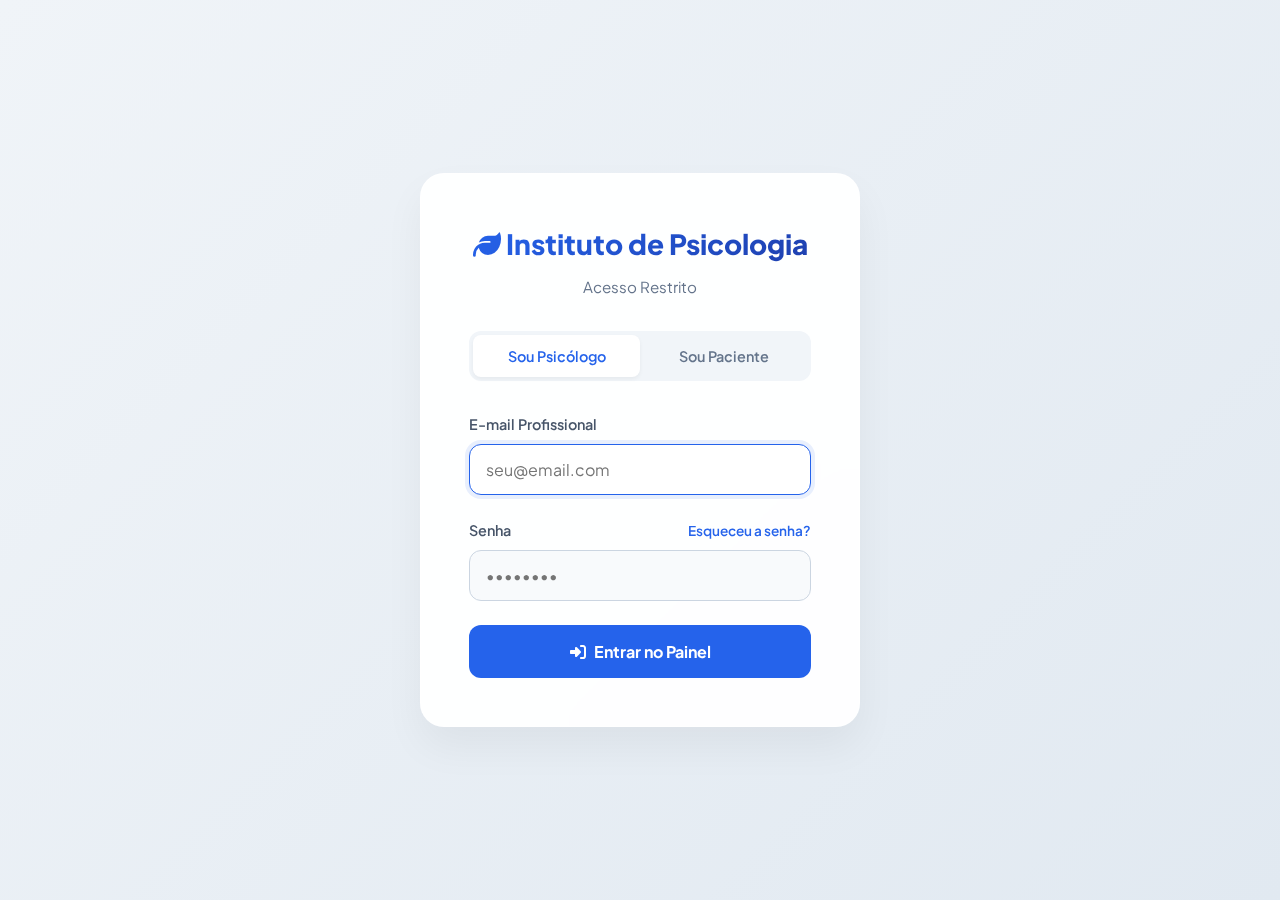
<file: static/login.html>
<!DOCTYPE html>
<html lang="pt-BR">

<head>
    <meta charset="UTF-8">
    <meta name="viewport" content="width=device-width, initial-scale=1.0">
    <title>Login - Instituto de Psicologia</title>
    <link rel="preconnect" href="https://fonts.googleapis.com">
    <link rel="preconnect" href="https://fonts.gstatic.com" crossorigin>
    <link href="https://fonts.googleapis.com/css2?family=Plus+Jakarta+Sans:wght@300;400;500;600;700;800&display=swap"
        rel="stylesheet">
    <link rel="stylesheet" href="https://cdnjs.cloudflare.com/ajax/libs/font-awesome/6.4.0/css/all.min.css">
    <link rel="stylesheet" href="/static/css/styles.css?v=5">
    <link rel="stylesheet" href="/static/css/login.css?v=1">
</head>

<body>

    <div class="login-wrapper">
        <div class="login-logo"><i class="fa-solid fa-leaf"></i> Instituto de Psicologia</div>
        <div class="login-subtitle" id="subtitle">Acesso Restrito</div>

        <div class="tab-group">
            <button type="button" class="tab-btn active" onclick="switchTab('pro')">Sou Psicólogo</button>
            <button type="button" class="tab-btn" onclick="switchTab('patient')">Sou Paciente</button>
        </div>

        <!-- Formulário do Profissional -->
        <form id="form-pro" class="form-view active" onsubmit="handleProLogin(event)">
            <div class="form-group">
                <label class="form-label">E-mail Profissional</label>
                <input type="email" name="email" class="form-input" required placeholder="seu@email.com" autofocus>
            </div>
            <div class="form-group">
                <div style="display: flex; justify-content: space-between; align-items: center; margin-bottom: 0.5rem;">
                    <label class="form-label" style="margin-bottom: 0;">Senha</label>
                    <a href="#" onclick="openForgotPasswordModal()"
                        style="font-size: 0.85rem; color: #2563eb; text-decoration: none; font-weight: 600;">Esqueceu a
                        senha?</a>
                </div>
                <input type="password" name="password" class="form-input" required placeholder="••••••••">
            </div>
            <button type="submit" class="btn"><i class="fa-solid fa-right-to-bracket"></i> Entrar no Painel</button>
            <p class="error-msg" id="error-pro"></p>
        </form>

        <!-- Formulário do Paciente -->
        <form id="form-patient" class="form-view" onsubmit="handlePatientContact(event)">
            <div class="form-group">
                <label class="form-label">CPF (Apenas números ou formatado)</label>
                <input type="text" name="cpf" class="form-input" required placeholder="000.000.000-00">
            </div>
            <div class="form-group">
                <div style="display: flex; justify-content: space-between; align-items: center; margin-bottom: 0.5rem;">
                    <label class="form-label" style="margin-bottom: 0;">Senha de Acesso</label>
                    <a href="#" onclick="openForgotPasswordModal()"
                        style="font-size: 0.85rem; color: #2563eb; text-decoration: none; font-weight: 600;">Esqueceu a
                        senha?</a>
                </div>
                <input type="password" name="password" class="form-input" required placeholder="••••••••">
            </div>
            <div class="form-group">
                <label class="form-label">Como foi seu dia? O que aconteceu de importante?</label>
                <textarea name="message" class="form-input" required
                    placeholder="Escreva aqui anotações importantes para conversar com seu psicólogo..."></textarea>
            </div>
            <button type="submit" class="btn"><i class="fa-solid fa-paper-plane"></i> Enviar</button>
            <p class="error-msg" id="error-patient"></p>
            <p class="success-msg" id="success-patient"></p>
        </form>
        <!-- Modal de Recuperação de Senha -->
        <div id="forgot-password-modal"
            style="display: none; position: fixed; inset: 0; background: rgba(0,0,0,0.4); backdrop-filter: blur(4px); z-index: 50; align-items: center; justify-content: center;">
            <div
                style="background: white; padding: 2rem; border-radius: 16px; width: 90%; max-width: 400px; box-shadow: 0 20px 25px -5px rgba(0,0,0,0.1); animation: fadeIn 0.3s ease;">
                <h3 style="margin-top: 0; margin-bottom: 0.5rem; color: #1e293b; font-weight: 700;">Recuperar Senha</h3>
                <p style="color: #64748b; font-size: 0.9rem; margin-bottom: 1.5rem; line-height: 1.5;">Digite seu e-mail
                    de cadastro, mesmo se você for paciente e usa o CPF para o login. Se encontrarmos sua conta
                    vinculada, enviaremos uma senha provisória.</p>
                <form id="form-forgot" onsubmit="handleForgotPassword(event)">
                    <div class="form-group">
                        <label class="form-label">E-mail</label>
                        <input type="email" name="email" class="form-input" required placeholder="seu@email.com">
                    </div>
                    <div style="display: flex; gap: 1rem; margin-top: 2rem;">
                        <button type="button" onclick="closeForgotPasswordModal()"
                            style="flex: 1; padding: 0.875rem; background: #f1f5f9; color: #475569; border: none; border-radius: 12px; font-weight: 600; cursor: pointer; transition: background 0.2s;"
                            onmouseover="this.style.background='#e2e8f0'"
                            onmouseout="this.style.background='#f1f5f9'">Cancelar</button>
                        <button type="submit"
                            style="flex: 1; padding: 0.875rem; background: #2563eb; color: white; border: none; border-radius: 12px; font-weight: 600; cursor: pointer; transition: background 0.2s;"
                            onmouseover="this.style.background='#1d4ed8'"
                            onmouseout="this.style.background='#2563eb'">Enviar</button>
                    </div>
                </form>
            </div>
        </div>

    </div>

    <script>
        if (localStorage.getItem('user')) {
            window.location.href = '/';
        }

        function switchTab(tab) {
            document.querySelectorAll('.tab-btn').forEach(b => b.classList.remove('active'));
            document.querySelectorAll('.form-view').forEach(f => f.classList.remove('active'));

            if (tab === 'pro') {
                document.querySelector('.tab-btn:nth-child(1)').classList.add('active');
                document.getElementById('form-pro').classList.add('active');
                document.getElementById('subtitle').innerText = 'Acesso Restrito';
            } else {
                document.querySelector('.tab-btn:nth-child(2)').classList.add('active');
                document.getElementById('form-patient').classList.add('active');
                document.getElementById('subtitle').innerText = 'Fale com seu Psicólogo';
            }
        }

        async function handleProLogin(event) {
            event.preventDefault();
            const form = event.target;
            const data = Object.fromEntries(new FormData(form).entries());
            const errorEl = document.getElementById('error-pro');
            const btn = form.querySelector('button');

            try {
                btn.innerHTML = '<i class="fa-solid fa-spinner fa-spin"></i> Entrando...';
                btn.disabled = true;
                errorEl.style.display = 'none';

                const response = await fetch('/api/login', {
                    method: 'POST',
                    headers: { 'Content-Type': 'application/json' },
                    body: JSON.stringify(data)
                });

                if (response.ok) {
                    const user = await response.json();
                    localStorage.setItem('user', JSON.stringify(user));
                    window.location.href = '/';
                } else {
                    const err = await response.json();
                    errorEl.innerText = err.detail || 'Falha no login';
                    errorEl.style.display = 'block';
                    btn.innerHTML = '<i class="fa-solid fa-right-to-bracket"></i> Entrar no Painel';
                    btn.disabled = false;
                }
            } catch (e) {
                errorEl.innerText = 'Erro de conexão';
                errorEl.style.display = 'block';
                btn.innerHTML = '<i class="fa-solid fa-right-to-bracket"></i> Entrar no Painel';
                btn.disabled = false;
            }
        }

        async function handlePatientContact(event) {
            event.preventDefault();
            const form = event.target;
            const data = Object.fromEntries(new FormData(form).entries());
            const errorEl = document.getElementById('error-patient');
            const successEl = document.getElementById('success-patient');
            const btn = form.querySelector('button');

            try {
                btn.innerHTML = '<i class="fa-solid fa-spinner fa-spin"></i> Enviando...';
                btn.disabled = true;
                errorEl.style.display = 'none';
                successEl.style.display = 'none';

                const response = await fetch('/api/patient-contact', {
                    method: 'POST',
                    headers: { 'Content-Type': 'application/json' },
                    body: JSON.stringify(data)
                });

                if (response.ok) {
                    successEl.innerText = 'Mensagem enviada com sucesso! Seu psicólogo foi notificado e vai acessar essas informações na sua ficha.';
                    successEl.style.display = 'block';
                    form.reset();
                    btn.innerHTML = '<i class="fa-solid fa-paper-plane"></i> Enviar';
                    btn.disabled = false;
                } else {
                    const err = await response.json();
                    errorEl.innerText = err.detail || 'Falha ao enviar mensagem';
                    errorEl.style.display = 'block';
                    btn.innerHTML = '<i class="fa-solid fa-paper-plane"></i> Enviar';
                    btn.disabled = false;
                }
            } catch (e) {
                errorEl.innerText = 'Erro de conexão';
                errorEl.style.display = 'block';
                btn.innerHTML = '<i class="fa-solid fa-paper-plane"></i> Enviar';
                btn.disabled = false;
            }
        }

        function openForgotPasswordModal() {
            document.getElementById('forgot-password-modal').style.display = 'flex';
        }

        function closeForgotPasswordModal() {
            document.getElementById('forgot-password-modal').style.display = 'none';
            document.getElementById('form-forgot').reset();
        }

        async function handleForgotPassword(event) {
            event.preventDefault();
            const form = event.target;
            const data = Object.fromEntries(new FormData(form).entries());
            const btn = form.querySelector('button[type="submit"]');
            const originalText = btn.innerHTML;

            try {
                btn.innerHTML = '<i class="fa-solid fa-spinner fa-spin"></i> Aguarde...';
                btn.disabled = true;

                const response = await fetch('/api/forgot-password', {
                    method: 'POST',
                    headers: { 'Content-Type': 'application/json' },
                    body: JSON.stringify(data)
                });

                if (response.ok) {
                    const resData = await response.json();
                    alert(resData.message);
                    closeForgotPasswordModal();
                } else {
                    const err = await response.json();
                    alert(err.detail || 'Falha ao processar solicitação.');
                }
            } catch (e) {
                alert('Erro de conexão. Tente novamente mais tarde.');
            } finally {
                btn.innerHTML = originalText;
                btn.disabled = false;
            }
        }
    </script>
</body>

</html>
</file>
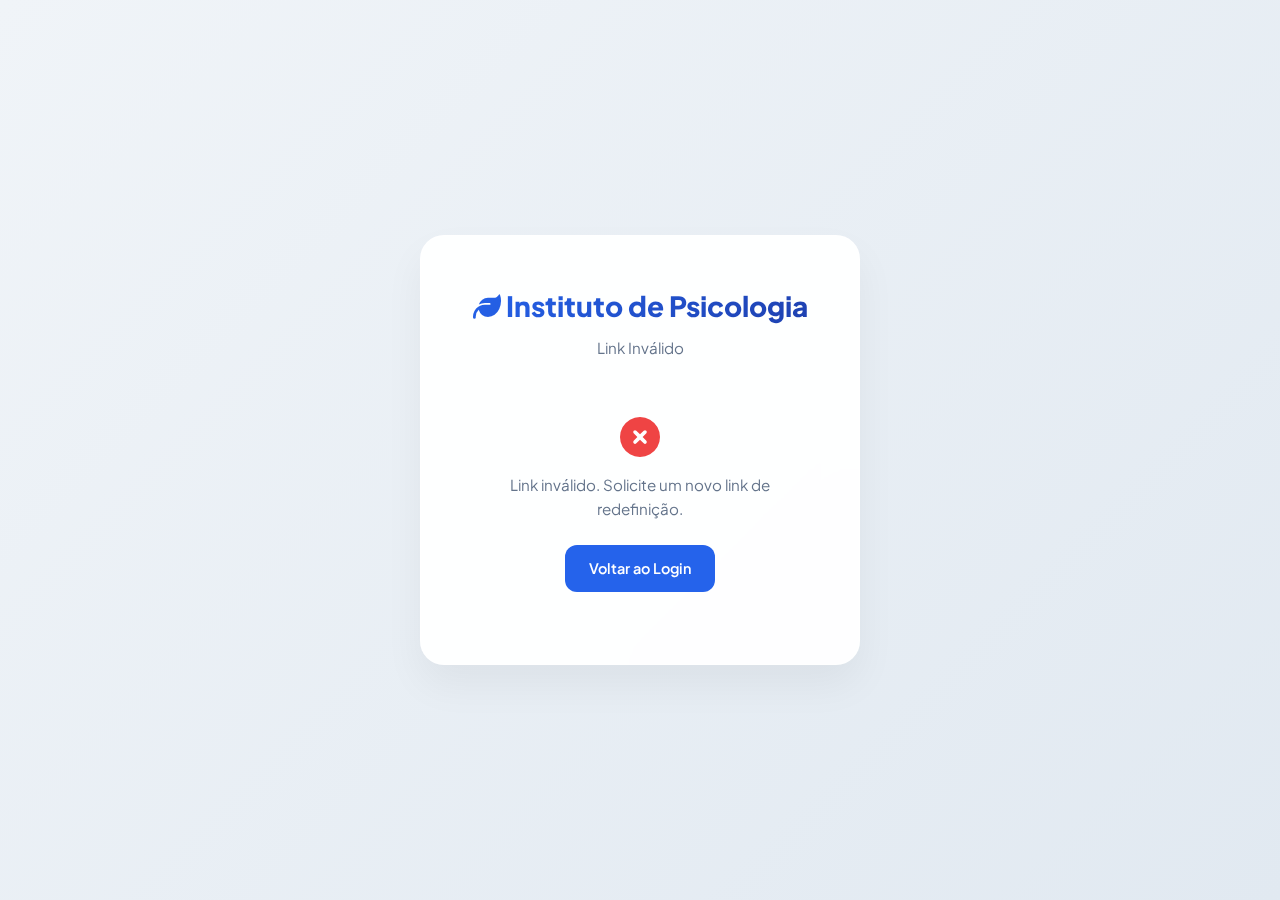
<file: static/reset-password.html>
<!DOCTYPE html>
<html lang="pt-BR">

<head>
    <meta charset="UTF-8">
    <meta name="viewport" content="width=device-width, initial-scale=1.0">
    <title>Redefinir Senha - Instituto de Psicologia</title>
    <link rel="preconnect" href="https://fonts.googleapis.com">
    <link rel="preconnect" href="https://fonts.gstatic.com" crossorigin>
    <link href="https://fonts.googleapis.com/css2?family=Plus+Jakarta+Sans:wght@300;400;500;600;700;800&display=swap"
        rel="stylesheet">
    <link rel="stylesheet" href="https://cdnjs.cloudflare.com/ajax/libs/font-awesome/6.4.0/css/all.min.css">
    <link rel="stylesheet" href="/static/css/styles.css?v=5">
    <link rel="stylesheet" href="/static/css/login.css?v=1">
</head>

<body>

    <div class="login-wrapper">
        <div class="login-logo"><i class="fa-solid fa-leaf"></i> Instituto de Psicologia</div>
        <div class="login-subtitle" id="subtitle">Redefinir Senha</div>

        <!-- Estado: token inválido/expirado -->
        <div id="state-invalid" style="display:none; text-align:center; padding: 1.5rem 0;">
            <i class="fa-solid fa-circle-xmark" style="font-size:2.5rem;color:#ef4444;margin-bottom:1rem;display:block;"></i>
            <p id="invalid-message" style="color:#64748b;font-size:0.95rem;line-height:1.6;margin-bottom:1.5rem;">
                Este link é inválido ou já expirou.
            </p>
            <a href="/login"
                style="display:inline-block;padding:0.75rem 1.5rem;background:#2563eb;color:white;text-decoration:none;border-radius:12px;font-weight:600;font-size:0.9rem;">
                Voltar ao Login
            </a>
        </div>

        <!-- Estado: formulário de nova senha -->
        <form id="form-reset" class="form-view active" onsubmit="handleReset(event)">
            <div class="form-group">
                <label class="form-label">Nova Senha</label>
                <div style="position:relative;">
                    <input type="password" id="new-password" name="new_password" class="form-input" required
                        placeholder="Mínimo 8 caracteres" minlength="8" autocomplete="new-password">
                    <button type="button" onclick="toggleVisibility('new-password', 'eye-1')"
                        style="position:absolute;right:14px;top:50%;transform:translateY(-50%);background:none;border:none;cursor:pointer;color:#94a3b8;padding:0;">
                        <i id="eye-1" class="fa-solid fa-eye"></i>
                    </button>
                </div>
            </div>
            <div class="form-group">
                <label class="form-label">Confirmar Nova Senha</label>
                <div style="position:relative;">
                    <input type="password" id="confirm-password" name="confirm_password" class="form-input" required
                        placeholder="Repita a senha" minlength="8" autocomplete="new-password">
                    <button type="button" onclick="toggleVisibility('confirm-password', 'eye-2')"
                        style="position:absolute;right:14px;top:50%;transform:translateY(-50%);background:none;border:none;cursor:pointer;color:#94a3b8;padding:0;">
                        <i id="eye-2" class="fa-solid fa-eye"></i>
                    </button>
                </div>
            </div>
            <button type="submit" class="btn" id="submit-btn">
                <i class="fa-solid fa-lock"></i> Redefinir Senha
            </button>
            <p class="error-msg" id="error-reset"></p>
        </form>

        <!-- Estado: sucesso -->
        <div id="state-success" style="display:none; text-align:center; padding: 1.5rem 0;">
            <i class="fa-solid fa-circle-check" style="font-size:2.5rem;color:#10b981;margin-bottom:1rem;display:block;"></i>
            <p style="color:#1e293b;font-weight:700;font-size:1.1rem;margin-bottom:0.5rem;">Senha redefinida!</p>
            <p style="color:#64748b;font-size:0.9rem;margin-bottom:1.5rem;">Você já pode entrar com sua nova senha.</p>
            <a href="/login"
                style="display:inline-block;padding:0.75rem 1.5rem;background:#2563eb;color:white;text-decoration:none;border-radius:12px;font-weight:600;font-size:0.9rem;">
                <i class="fa-solid fa-right-to-bracket"></i> Ir para o Login
            </a>
        </div>
    </div>

    <script>
        // Extrai o token da URL (?token=...)
        const params = new URLSearchParams(window.location.search);
        const token = params.get('token');

        if (!token) {
            showInvalid('Link inválido. Solicite um novo link de redefinição.');
        }

        function showInvalid(message) {
            document.getElementById('form-reset').style.display = 'none';
            document.getElementById('invalid-message').textContent = message;
            document.getElementById('state-invalid').style.display = 'block';
            document.getElementById('subtitle').textContent = 'Link Inválido';
        }

        function toggleVisibility(inputId, iconId) {
            const input = document.getElementById(inputId);
            const icon = document.getElementById(iconId);
            if (input.type === 'password') {
                input.type = 'text';
                icon.classList.replace('fa-eye', 'fa-eye-slash');
            } else {
                input.type = 'password';
                icon.classList.replace('fa-eye-slash', 'fa-eye');
            }
        }

        async function handleReset(event) {
            event.preventDefault();
            const newPassword = document.getElementById('new-password').value;
            const confirmPassword = document.getElementById('confirm-password').value;
            const errorEl = document.getElementById('error-reset');
            const btn = document.getElementById('submit-btn');

            errorEl.style.display = 'none';

            if (newPassword !== confirmPassword) {
                errorEl.textContent = 'As senhas não coincidem.';
                errorEl.style.display = 'block';
                return;
            }

            if (newPassword.length < 8) {
                errorEl.textContent = 'A senha deve ter pelo menos 8 caracteres.';
                errorEl.style.display = 'block';
                return;
            }

            try {
                btn.innerHTML = '<i class="fa-solid fa-spinner fa-spin"></i> Aguarde...';
                btn.disabled = true;

                const response = await fetch('/api/reset-password', {
                    method: 'POST',
                    headers: { 'Content-Type': 'application/json' },
                    body: JSON.stringify({ token, new_password: newPassword }),
                });

                if (response.ok) {
                    document.getElementById('form-reset').style.display = 'none';
                    document.getElementById('state-success').style.display = 'block';
                    document.getElementById('subtitle').textContent = 'Senha Redefinida';
                } else {
                    const err = await response.json();
                    const msg = err.detail || 'Falha ao redefinir senha. Tente novamente.';

                    // Token inválido/expirado/já usado → mostra estado de erro permanente
                    if (response.status === 400) {
                        showInvalid(msg);
                    } else {
                        errorEl.textContent = msg;
                        errorEl.style.display = 'block';
                        btn.innerHTML = '<i class="fa-solid fa-lock"></i> Redefinir Senha';
                        btn.disabled = false;
                    }
                }
            } catch (e) {
                errorEl.textContent = 'Erro de conexão. Tente novamente.';
                errorEl.style.display = 'block';
                btn.innerHTML = '<i class="fa-solid fa-lock"></i> Redefinir Senha';
                btn.disabled = false;
            }
        }
    </script>
</body>

</html>
</file>
<file: static/css/styles.css>
/* =========================================
   MODERN PROFESSIONAL DESIGN SYSTEM
   Theme: "Refined Horizon"
   Font: Plus Jakarta Sans
   Colors: Slate & Indigo
   ========================================= */

:root {
    /* --- TYPOGRAPHY --- */
    --font-primary: 'Plus Jakarta Sans', 'Inter', sans-serif;
    --font-mono: 'JetBrains Mono', monospace;

    /* --- THEME INTERPOLATION BASE --- */
    --theme-inv: 0%;
    /* 0% = Light, 100% = Dark */

    /* --- PALETTE: SLATE (Neutral base) --- */
    --slate-50-light: #f8fafc;
    --slate-50-dark: #0f172a;
    --slate-100-light: #f1f5f9;
    --slate-100-dark: #1e293b;
    --slate-200-light: #e2e8f0;
    --slate-200-dark: #334155;
    --slate-300-light: #cbd5e1;
    --slate-300-dark: #475569;
    --slate-400-light: #94a3b8;
    --slate-400-dark: #64748b;
    --slate-500-light: #64748b;
    --slate-500-dark: #94a3b8;
    --slate-600-light: #475569;
    --slate-600-dark: #cbd5e1;
    --slate-700-light: #334155;
    --slate-700-dark: #e2e8f0;
    --slate-800-light: #1e293b;
    --slate-800-dark: #f1f5f9;
    --slate-900-light: #0f172a;
    --slate-900-dark: #f8fafc;

    /* --- PALETTE: INDIGO (Primary Brand) --- */
    --indigo-50-light: #eef2ff;
    --indigo-50-dark: #312e81;
    --indigo-100-light: #e0e7ff;
    --indigo-100-dark: #3730a3;
    --indigo-500-light: #6366f1;
    --indigo-500-dark: #818cf8;
    --indigo-600-light: #4f46e5;
    --indigo-600-dark: #6366f1;
    --indigo-700-light: #4338ca;
    --indigo-700-dark: #4f46e5;


    /* --- MAPPED PALETTE (Dynamic) --- */
    --slate-50: color-mix(in srgb, var(--slate-50-light), var(--slate-50-dark) var(--theme-inv));
    --slate-100: color-mix(in srgb, var(--slate-100-light), var(--slate-100-dark) var(--theme-inv));
    --slate-200: color-mix(in srgb, var(--slate-200-light), var(--slate-200-dark) var(--theme-inv));
    --slate-300: color-mix(in srgb, var(--slate-300-light), var(--slate-300-dark) var(--theme-inv));
    --slate-400: color-mix(in srgb, var(--slate-400-light), var(--slate-400-dark) var(--theme-inv));
    --slate-500: color-mix(in srgb, var(--slate-500-light), var(--slate-500-dark) var(--theme-inv));
    --slate-600: color-mix(in srgb, var(--slate-600-light), var(--slate-600-dark) var(--theme-inv));
    --slate-700: color-mix(in srgb, var(--slate-700-light), var(--slate-700-dark) var(--theme-inv));
    --slate-800: color-mix(in srgb, var(--slate-800-light), var(--slate-800-dark) var(--theme-inv));
    --slate-900: color-mix(in srgb, var(--slate-900-light), var(--slate-900-dark) var(--theme-inv));

    --indigo-50: color-mix(in srgb, var(--indigo-50-light), var(--indigo-50-dark) var(--theme-inv));
    --indigo-100: color-mix(in srgb, var(--indigo-100-light), var(--indigo-100-dark) var(--theme-inv));
    --indigo-500: color-mix(in srgb, var(--indigo-500-light), var(--indigo-500-dark) var(--theme-inv));
    --indigo-600: color-mix(in srgb, var(--indigo-600-light), var(--indigo-600-dark) var(--theme-inv));
    --indigo-700: color-mix(in srgb, var(--indigo-700-light), var(--indigo-700-dark) var(--theme-inv));


    /* --- DYNAMIC VARIABLES (COLOR-MIX) --- */
    /* Theme interpolation variables */
    --theme-inv: 0%;
    /* Controls Background (Linear) */
    --text-inv: var(--theme-inv);
    /* Controls Text (Computed curve for contrast) */

    /* Backgrounds */
    --bg-body: color-mix(in srgb, var(--slate-50-light), var(--slate-50-dark) var(--theme-inv));
    --bg-surface: color-mix(in srgb, #ffffff, #1e293b var(--theme-inv));
    --bg-sidebar: color-mix(in srgb, #ffffff, #1e293b var(--theme-inv));

    /* Text */
    --text-main: color-mix(in srgb, var(--slate-900-light), #f8fafc var(--text-inv));
    --text-secondary: color-mix(in srgb, var(--slate-500-light), #94a3b8 var(--text-inv));
    --text-tertiary: color-mix(in srgb, var(--slate-400-light), #64748b var(--text-inv));

    /* Borders */
    --border-subtle: color-mix(in srgb, var(--slate-200-light), var(--slate-200-dark) var(--theme-inv));
    --border-focus: color-mix(in srgb, var(--indigo-500-light), var(--indigo-500-dark) var(--theme-inv));

    /* Primary Colors */
    --primary: color-mix(in srgb, var(--indigo-600-light), var(--indigo-600-dark) var(--theme-inv));
    --primary-hover: color-mix(in srgb, var(--indigo-700-light), var(--indigo-700-dark) var(--theme-inv));
    --primary-light: color-mix(in srgb, var(--indigo-50-light), rgba(79, 70, 229, 0.15) var(--theme-inv));

    /* --- SEMANTIC COLORS (Keep largely distinct or minimal mix) --- */
    --color-success: #10b981;
    --color-success-bg: color-mix(in srgb, #d1fae5, rgba(16, 185, 129, 0.15) var(--theme-inv));
    --color-warning: #f59e0b;
    --color-warning-bg: color-mix(in srgb, #fef3c7, rgba(245, 158, 11, 0.15) var(--theme-inv));
    --color-danger: #ef4444;
    --color-danger-bg: color-mix(in srgb, #fee2e2, rgba(239, 68, 68, 0.15) var(--theme-inv));

    /* --- SPACING & LAYOUT --- */
    --sidebar-width: 280px;
    --header-height: 80px;
    --radius-sm: 0.5rem;
    --radius-md: 0.75rem;
    --radius-lg: 1rem;
    --radius-xl: 1.5rem;

    /* --- SHADOWS (Soft & Layered, adapted for dark) --- */
    --shadow-color: color-mix(in srgb, rgb(0 0 0 / 0.05), rgb(0 0 0 / 0.3) var(--theme-inv));
    --shadow-color-strong: color-mix(in srgb, rgb(0 0 0 / 0.1), rgb(0 0 0 / 0.5) var(--theme-inv));

    --shadow-sm: 0 1px 2px 0 var(--shadow-color);
    --shadow-md: 0 4px 6px -1px var(--shadow-color-strong), 0 2px 4px -2px var(--shadow-color-strong);
    --shadow-lg: 0 10px 15px -3px var(--shadow-color-strong), 0 4px 6px -4px var(--shadow-color-strong);
    --shadow-card: 0 4px 6px -1px var(--shadow-color), 0 2px 4px -1px var(--shadow-color);
    --shadow-glow: 0 0 15px rgba(99, 102, 241, 0.15);
}

/* =========================================
   RESET & BASE
   ========================================= */
* {
    margin: 0;
    padding: 0;
    box-sizing: border-box;
    -webkit-font-smoothing: antialiased;
    -moz-osx-font-smoothing: grayscale;
}

body {
    font-family: var(--font-primary);
    background-color: var(--bg-body);
    color: var(--text-main);
    line-height: 1.6;
    font-size: 0.95rem;
    overflow-x: hidden;
    transition: background-color 0.3s ease, color 0.3s ease;
}

button {
    font-family: inherit;
    cursor: pointer;
}

/* =========================================
   LAYOUT STRUCTURE
   ========================================= */
.app-container {
    display: flex;
    height: 100vh;
    width: 100%;
    overflow: hidden;
}

/* SIDEBAR */
.sidebar {
    width: var(--sidebar-width);
    background-color: var(--bg-sidebar);
    border-right: 1px solid var(--border-subtle);
    display: flex;
    flex-direction: column;
    padding: 1.5rem;
    transition: all 0.4s cubic-bezier(0.16, 1, 0.3, 1);
    z-index: 50;
}

.sidebar.collapsed {
    width: 90px;
    padding: 1.5rem 0.5rem;
}

.sidebar-header {
    display: flex;
    align-items: center;
    gap: 1rem;
    margin-bottom: 3rem;
    padding: 0 0.5rem;
}

.logo-text {
    font-size: 1.25rem;
    font-weight: 800;
    background: linear-gradient(135deg, var(--indigo-600-light), var(--indigo-500-light));
    /* Gradient text might need mix if we want it to change? For now keep it indigo. */
    background-clip: text;
    -webkit-background-clip: text;
    -webkit-text-fill-color: transparent;
    letter-spacing: -0.03em;
}

.logo-subtext {
    font-size: 0.75rem;
    font-weight: 600;
    text-transform: uppercase;
    letter-spacing: 0.05em;
    color: var(--text-tertiary);
    display: block;
    margin-top: 2px;
}

.sidebar-nav {
    flex: 1;
    display: flex;
    flex-direction: column;
    gap: 0.5rem;
    overflow-y: auto;
}

.nav-item {
    display: flex;
    align-items: center;
    padding: 0.85rem 1rem;
    border-radius: var(--radius-md);
    color: var(--text-secondary);
    font-weight: 500;
    transition: all 0.2s ease;
    text-decoration: none;
    position: relative;
    overflow: hidden;
}

.nav-item:hover {
    background-color: var(--slate-50);
    color: var(--primary);
}

.nav-item.active {
    background-color: var(--primary-light);
    color: var(--primary);
    font-weight: 700;
}

[data-theme="dark"] .nav-item:hover {
    background-color: rgba(255, 255, 255, 0.05);
}

[data-theme="dark"] .nav-item.active {
    background-color: rgba(79, 70, 229, 0.15);
}

.nav-icon {
    width: 24px;
    display: flex;
    justify-content: center;
    margin-right: 1rem;
    font-size: 1.1rem;
    transition: transform 0.2s;
}

.nav-item:hover .nav-icon {
    transform: translateY(-1px);
}

.sidebar.collapsed .logo-text,
.sidebar.collapsed .logo-subtext,
.sidebar.collapsed .nav-item span:not(.nav-icon span),
.sidebar.collapsed .user-info,
.sidebar.collapsed .settings-btn {
    display: none;
}

.sidebar.collapsed .sidebar-header {
    justify-content: center;
    padding: 0;
}

/* Bottom Actions */
.sidebar-footer {
    border-top: 1px solid var(--border-subtle);
    padding-top: 1.5rem;
    margin-top: auto;
    display: flex;
    align-items: center;
    gap: 0.75rem;
}

.user-avatar {
    width: 40px;
    height: 40px;
    border-radius: 12px;
    background: linear-gradient(135deg, var(--slate-700), var(--slate-900));
    color: white;
    display: flex;
    align-items: center;
    justify-content: center;
    font-weight: 700;
    font-size: 0.9rem;
    box-shadow: var(--shadow-sm);
}

.user-info {
    flex: 1;
    min-width: 0;
    text-align: left;
}

.user-name {
    font-size: 0.9rem;
    font-weight: 700;
    color: var(--text-main);
    white-space: nowrap;
    overflow: hidden;
    text-overflow: ellipsis;
}

.user-role {
    font-size: 0.75rem;
    color: var(--text-secondary);
}

/* SIDEBAR TOGGLE (on the border) */
.sidebar-toggle {
    position: absolute;
    left: var(--sidebar-width);
    top: 50%;
    transform: translate(-50%, -50%);
    width: 28px;
    height: 28px;
    border-radius: 50%;
    background: var(--bg-surface);
    border: 1px solid var(--border-subtle);
    display: flex;
    align-items: center;
    justify-content: center;
    cursor: pointer;
    z-index: 60;
    box-shadow: var(--shadow-sm);
    transition: left 0.4s cubic-bezier(0.16, 1, 0.3, 1), background-color 0.2s;
    font-size: 0.7rem;
    color: var(--text-secondary);
}

.sidebar-toggle:hover {
    background: var(--primary-light);
    color: var(--primary);
}

.sidebar.collapsed~.sidebar-toggle {
    left: 90px;
}

.settings-btn,
.logout-btn {
    width: 32px;
    height: 32px;
    display: flex;
    align-items: center;
    justify-content: center;
    border-radius: var(--radius-md);
    color: var(--text-tertiary);
    cursor: pointer;
    transition: all 0.2s;
    flex-shrink: 0;
}

.settings-btn:hover {
    background: var(--primary-light);
    color: var(--primary);
}

.logout-btn:hover {
    background: color-mix(in srgb, var(--color-danger) 10%, transparent);
    color: var(--color-danger);
}

/* MAIN CONTENT */
.main-content {
    flex: 1;
    display: flex;
    flex-direction: column;
    overflow: hidden;
    position: relative;
}

/* Top Bar */
.top-bar {
    height: var(--header-height);
    padding: 0 2.5rem;
    display: flex;
    align-items: center;
    justify-content: space-between;
    background: transparent;
    z-index: 10;
}

.page-title {
    font-size: 1.5rem;
    font-weight: 800;
    color: var(--text-main);
    letter-spacing: -0.02em;
}

.header-actions {
    display: flex;
    align-items: center;
    gap: 1.5rem;
}

.icon-btn {
    width: 40px;
    height: 40px;
    border-radius: 50%;
    display: flex;
    align-items: center;
    justify-content: center;
    color: var(--text-secondary);
    transition: all 0.2s;
    background: transparent;
    border: none;
}

.icon-btn:hover {
    background-color: var(--slate-200);
    color: var(--primary);
}

.theme-toggle {
    background: var(--bg-surface);
    border: 1px solid var(--border-subtle);
    width: 44px;
    height: 44px;
    border-radius: 12px;
    display: flex;
    align-items: center;
    justify-content: center;
    color: var(--text-secondary);
    cursor: pointer;
    transition: all 0.3s cubic-bezier(0.175, 0.885, 0.32, 1.275);
    box-shadow: var(--shadow-sm);
}

.theme-toggle:hover {
    color: var(--primary);
    border-color: var(--primary);
    transform: rotate(15deg);
}

/* Content Area */
.content-area {
    flex: 1;
    overflow-y: auto;
    padding: 0 2.5rem 2.5rem 2.5rem;
}

/* =========================================
   DASHBOARD / GRIDSTACK OVERRIDES
   ========================================= */

/* Make gridstack items have no extra padding/bg — the cards inside handle that */
.grid-stack {
    min-height: 400px;
}

.grid-stack-item-content {
    border-radius: var(--radius-xl);
    overflow: hidden;
    inset: 6px !important;
    /* subtle gap between items */
}

.grid-stack-item-content>.kpi-card,
.grid-stack-item-content>.card.widget-card {
    height: 100%;
    width: 100%;
    margin: 0;
    animation: none;
    /* grid manages position */
    overflow: hidden;
}

/* Resize handle styling — all directions */
.grid-stack-item>.ui-resizable-handle {
    background: none !important;
    opacity: 0;
    transition: opacity 0.2s;
}

.grid-stack-item:hover>.ui-resizable-handle {
    opacity: 1;
}

.grid-stack-item>.ui-resizable-se {
    width: 16px;
    height: 16px;
    bottom: 6px;
    right: 6px;
}

.grid-stack-item>.ui-resizable-se::after {
    content: '';
    position: absolute;
    right: 2px;
    bottom: 2px;
    width: 8px;
    height: 8px;
    border-right: 2px solid var(--text-tertiary);
    border-bottom: 2px solid var(--text-tertiary);
    opacity: 0.5;
}

/* Placeholder when dragging */
.grid-stack-placeholder>.placeholder-content {
    border: 2px dashed var(--primary) !important;
    border-radius: var(--radius-xl) !important;
    background: color-mix(in srgb, var(--primary) 8%, transparent) !important;
}

/* Widget Period Toggle */
.widget-controls {
    position: absolute;
    top: 12px;
    right: 12px;
    z-index: 5;
    display: flex;
    gap: 4px;
    align-items: center;
}

.widget-period-toggle {
    position: relative;
}

.widget-color-btn {
    width: 28px;
    height: 28px;
    border-radius: 8px;
    border: 1px solid var(--border-subtle);
    background: var(--bg-surface);
    color: var(--text-tertiary);
    font-size: 0.75rem;
    display: flex;
    align-items: center;
    justify-content: center;
    cursor: pointer;
    transition: all 0.2s;
    opacity: 0;
}

.kpi-card:hover .widget-color-btn,
.widget-card:hover .widget-color-btn {
    opacity: 1;
}

.widget-color-btn:hover {
    background: var(--primary-light);
    color: var(--primary);
    border-color: var(--primary);
}

.widget-period-btn {
    width: 28px;
    height: 28px;
    border-radius: 8px;
    border: 1px solid var(--border-subtle);
    background: var(--bg-surface);
    color: var(--text-tertiary);
    font-size: 0.75rem;
    display: flex;
    align-items: center;
    justify-content: center;
    cursor: pointer;
    transition: all 0.2s;
    opacity: 0;
}

.kpi-card:hover .widget-period-btn,
.widget-card:hover .widget-period-btn,
.widget-period-btn.active {
    opacity: 1;
}

.widget-period-btn:hover {
    background: var(--primary-light);
    color: var(--primary);
    border-color: var(--primary);
}

.widget-period-menu {
    display: none;
    position: absolute;
    top: 100%;
    right: 0;
    margin-top: 4px;
    background: var(--bg-surface);
    border: 1px solid var(--border-subtle);
    border-radius: var(--radius-md);
    box-shadow: var(--shadow-lg);
    overflow: hidden;
    min-width: 100px;
    z-index: 100;
}

.widget-period-menu.open {
    display: block;
}

.period-option {
    padding: 0.5rem 0.75rem;
    font-size: 0.8rem;
    font-weight: 500;
    color: var(--text-secondary);
    cursor: pointer;
    transition: all 0.15s;
    white-space: nowrap;
}

.period-option:hover {
    background: var(--primary-light);
    color: var(--primary);
}

.period-option.active {
    background: var(--primary);
    color: white;
    font-weight: 600;
}


.kpi-card {
    background-color: var(--bg-surface);
    border-radius: var(--radius-xl);
    padding: 1.75rem;
    border: 1px solid var(--border-subtle);
    box-shadow: var(--shadow-card);
    transition: all 0.3s ease;
    position: relative;
    overflow: hidden;
    display: flex;
    flex-direction: column;
    justify-content: space-between;
    min-height: 180px;
}

.kpi-card:hover {
    box-shadow: var(--shadow-lg);
    border-color: var(--primary-light);
}

.kpi-icon-wrapper {
    width: 48px;
    height: 48px;
    border-radius: 14px;
    display: flex;
    align-items: center;
    justify-content: center;
    font-size: 1.25rem;
    margin-bottom: 1rem;
    background-color: var(--slate-100);
    color: var(--text-main);
    transition: all 0.3s ease;
}

.kpi-card:hover .kpi-icon-wrapper {
    transform: scale(1.1) rotate(5deg);
}

/* KPI Card Variants - subtle colored icons/backgrounds */
.card-mint .kpi-icon-wrapper {
    background-color: var(--color-success-bg);
    color: var(--color-success);
}

.card-yellow .kpi-icon-wrapper {
    background-color: var(--color-warning-bg);
    color: var(--color-warning);
}

.card-dark .kpi-icon-wrapper {
    background-color: var(--slate-800);
    color: var(--slate-50);
}

.card-purple .kpi-icon-wrapper {
    background-color: var(--indigo-50);
    color: var(--indigo-600);
}

.kpi-content h3 {
    font-size: 0.85rem;
    font-weight: 600;
    color: var(--text-secondary);
    text-transform: uppercase;
    letter-spacing: 0.02em;
    margin-bottom: 0.5rem;
}

.kpi-value {
    font-size: 2.5rem;
    font-weight: 800;
    color: var(--text-main);
    letter-spacing: -0.04em;
    line-height: 1.1;
}

/* Sparklines */
.sparkline-container {
    position: absolute;
    bottom: 0;
    left: 0;
    width: 100%;
    height: 60px;
    opacity: 0.2;
    pointer-events: none;
    z-index: 0;
}

/* =========================================
   CARDS & SECTIONS
   ========================================= */
.section-grid {
    display: grid;
    grid-template-columns: 2fr 1.2fr;
    gap: 1.5rem;
}

.card {
    background: var(--bg-surface);
    border-radius: var(--radius-xl);
    border: 1px solid var(--border-subtle);
    box-shadow: var(--shadow-card);
    padding: 2rem;
    transition: all 0.3s ease;
    animation: slideUp 0.7s cubic-bezier(0.16, 1, 0.3, 1) forwards;
}

.card-header {
    display: flex;
    justify-content: space-between;
    align-items: baseline;
    margin-bottom: 1.5rem;
    padding-bottom: 1rem;
    border-bottom: 1px solid var(--border-subtle);
}

.card-title {
    font-size: 1.1rem;
    font-weight: 700;
    color: var(--text-main);
}

/* =========================================
   TIMELINE (Agenda)
   ========================================= */
.timeline-agenda {
    position: relative;
    padding-left: 1.5rem;
    border-left: 2px solid var(--slate-100);
}

[data-theme="dark"] .timeline-agenda {
    border-left-color: var(--slate-800);
}

.timeline-item {
    position: relative;
    margin-bottom: 1.5rem;
    padding-left: 1.5rem;
}

.timeline-item::before {
    content: '';
    position: absolute;
    left: -1.5rem;
    top: 0.25rem;
    width: 12px;
    height: 12px;
    border-radius: 50%;
    background: var(--bg-surface);
    border: 2px solid var(--slate-300);
    transform: translateX(-50%);
    z-index: 1;
    transition: all 0.3s;
}

.timeline-item:hover::before {
    border-color: var(--primary);
    background: var(--primary);
    box-shadow: 0 0 0 4px var(--primary-light);
}

.timeline-time {
    font-size: 0.85rem;
    font-weight: 700;
    color: var(--primary);
    margin-bottom: 0.2rem;
}

.timeline-content {
    background: var(--slate-50);
    padding: 1rem;
    border-radius: var(--radius-md);
    transition: transform 0.2s;
}

[data-theme="dark"] .timeline-content {
    background: var(--slate-800);
}

/* Scrollable Widget Content */
.widget-card {
    display: flex;
    flex-direction: column;
    height: 100%;
    /* Ensure card takes full height of grid item */
}

.timeline-agenda,
.upcoming-list {
    flex: 1;
    overflow-y: auto;
    min-height: 0;
    /* Required for nested flex scrolling */
    padding-right: 8px;
    /* Space for scrollbar */
}

/* Custom Scrollbar for Widgets */
.timeline-agenda::-webkit-scrollbar,
.upcoming-list::-webkit-scrollbar {
    width: 6px;
}

.timeline-agenda::-webkit-scrollbar-track,
.upcoming-list::-webkit-scrollbar-track {
    background: transparent;
}

.timeline-agenda::-webkit-scrollbar-thumb,
.upcoming-list::-webkit-scrollbar-thumb {
    background-color: var(--border-subtle);
    border-radius: 4px;
}

.widget-card:hover .timeline-agenda::-webkit-scrollbar-thumb,
.widget-card:hover .upcoming-list::-webkit-scrollbar-thumb {
    background-color: var(--text-tertiary);
}



.timeline-content:hover {
    transform: translateX(4px);
}

.timeline-patient {
    font-weight: 700;
    color: var(--text-main);
}

.timeline-professional {
    font-size: 0.8rem;
    color: var(--text-secondary);
}

/* =========================================
   TABLES
   ========================================= */
.table-container {
    overflow-x: auto;
}

.data-table {
    width: 100%;
    border-collapse: separate;
    border-spacing: 0 0.5rem;
}

.data-table th {
    text-align: left;
    padding: 1rem;
    color: var(--text-secondary);
    font-size: 0.8rem;
    font-weight: 600;
    text-transform: uppercase;
    letter-spacing: 0.05em;
    border-bottom: 2px solid var(--border-subtle);
}

.data-table td {
    background: var(--bg-surface);
    padding: 1.25rem 1rem;
    color: var(--text-main);
    font-size: 0.95rem;
    border-top: 1px solid var(--border-subtle);
    border-bottom: 1px solid var(--border-subtle);
}

.data-table td:first-child {
    border-top-left-radius: var(--radius-md);
    border-bottom-left-radius: var(--radius-md);
    border-left: 1px solid var(--border-subtle);
}

.data-table td:last-child {
    border-top-right-radius: var(--radius-md);
    border-bottom-right-radius: var(--radius-md);
    border-right: 1px solid var(--border-subtle);
    text-align: right;
}

.data-table tr:hover td {
    background-color: var(--slate-50);
    transform: scale(1.005);
    transition: transform 0.2s, background-color 0.2s;
    border-color: var(--primary-light);
}

[data-theme="dark"] .data-table tr:hover td {
    background-color: var(--slate-800);
}

/* =========================================
   FORMS & INPUTS
   ========================================= */
.form-grid {
    display: grid;
    grid-template-columns: 1fr 1fr;
    gap: 1.25rem;
}

.form-group.full-width {
    grid-column: span 2;
}

.form-label {
    display: block;
    font-size: 0.85rem;
    font-weight: 600;
    color: var(--text-secondary);
    margin-bottom: 0.5rem;
}

.form-input,
.form-select,
.form-textarea {
    width: 100%;
    padding: 0.75rem 1rem;
    border: 1px solid var(--border-subtle);
    border-radius: var(--radius-md);
    font-family: inherit;
    font-size: 0.95rem;
    background: var(--bg-surface);
    color: var(--text-main);
    transition: all 0.2s;
}

.form-input:focus,
.form-select:focus,
.form-textarea:focus {
    outline: none;
    border-color: var(--primary);
    box-shadow: 0 0 0 3px var(--primary-light);
}

.btn {
    display: inline-flex;
    align-items: center;
    justify-content: center;
    gap: 0.5rem;
    padding: 0.75rem 1.5rem;
    border-radius: var(--radius-md);
    font-weight: 600;
    font-size: 0.95rem;
    transition: all 0.2s;
    border: none;
}

.btn-primary {
    background-color: var(--primary);
    color: white;
    box-shadow: 0 4px 6px -1px rgba(79, 70, 229, 0.3);
}

.btn-primary:hover {
    background-color: var(--primary-hover);
    transform: translateY(-2px);
    box-shadow: 0 8px 10px -2px rgba(79, 70, 229, 0.4);
}

.btn-secondary {
    background-color: var(--bg-body);
    color: var(--text-main);
    border: 1px solid var(--border-subtle);
}

.btn-secondary:hover {
    background-color: var(--slate-200);
}

/* =========================================
   MODALS
   ========================================= */
.modal {
    position: fixed;
    top: 0;
    left: 0;
    width: 100%;
    height: 100%;
    background-color: rgba(15, 23, 42, 0.6);
    backdrop-filter: blur(4px);
    display: flex;
    align-items: center;
    justify-content: center;
    z-index: 1000;
    opacity: 0;
    visibility: hidden;
    transition: all 0.3s;
}

.modal.active {
    opacity: 1;
    visibility: visible;
}

.close-modal {
    font-size: 1.5rem;
    cursor: pointer;
    color: var(--text-tertiary);
    transition: color 0.2s;
    /* Ensure it's not too close to edges if header is not flex */
    line-height: 1;
}

.close-modal:hover {
    color: var(--color-danger);
}

/* FIX MODAL HEADER & RESPONSIVENESS */
.modal-header {
    display: flex;
    justify-content: space-between;
    align-items: center;
    margin-bottom: 1.5rem;
}

.modal-content {
    background-color: var(--bg-surface);
    width: 90%;
    max-width: 600px;
    border-radius: var(--radius-xl);
    padding: 2.5rem;
    box-shadow: 0 25px 50px -12px rgba(0, 0, 0, 0.25);
    transform: translateY(20px);
    transition: transform 0.3s cubic-bezier(0.16, 1, 0.3, 1);
    border: 1px solid var(--border-subtle);

    /* Responsive & Resizable */
    resize: both;
    overflow: auto;
    max-height: 90vh;
    min-width: 320px;
    min-height: 200px;
}

.close-modal:hover {
    color: var(--color-danger);
}

/* =========================================
   ANIMATIONS
   ========================================= */
@keyframes slideUp {
    from {
        opacity: 0;
        transform: translateY(20px);
    }

    to {
        opacity: 1;
        transform: translateY(0);
    }
}

/* Skeleton Enhancements */
/* Skeleton Enhancements */
.skeleton {
    /* Dynamic mix for skeleton colors */
    --sk-c1: color-mix(in srgb, var(--slate-200-light), var(--slate-700-dark) var(--theme-inv));
    --sk-c2: color-mix(in srgb, var(--slate-100-light), var(--slate-800-dark) var(--theme-inv));

    background: linear-gradient(90deg, var(--sk-c1) 25%, var(--sk-c2) 50%, var(--sk-c1) 75%);
    background-size: 200% 100%;
    animation: pulse 1.5s ease-in-out infinite;
    border-radius: var(--radius-md);
}

@keyframes pulse {
    0% {
        background-position: -200% 0;
    }

    100% {
        background-position: 200% 0;
    }
}

.status-badge {
    padding: 0.35rem 0.85rem;
    border-radius: 2rem;
    font-size: 0.75rem;
    font-weight: 700;
    text-transform: uppercase;
    letter-spacing: 0.05em;
}

.status-confirmed,
.status-active {
    background-color: var(--color-success-bg);
    color: var(--color-success);
}

.status-pending {
    background-color: var(--color-warning-bg);
    color: var(--color-warning);
}

.status-cancelled {
    background-color: var(--color-danger-bg);
    color: var(--color-danger);
}

.status-completed,
.status-concluded {
    background-color: var(--indigo-100);
    color: var(--indigo-700);
}

/* Utilities */
.text-muted {
    color: var(--text-secondary);
}

.text-sm {
    font-size: 0.85rem;
}

/* ===== THEME SLIDER ===== */
.theme-slider-container {
    display: flex;
    align-items: center;
    gap: 0.5rem;
    background: var(--bg-surface);
    padding: 0.35rem 0.85rem;
    border-radius: 2rem;
    border: 1px solid var(--border-subtle);
    box-shadow: var(--shadow-sm);
    transition: all 0.3s ease;
}

.theme-slider {
    -webkit-appearance: none;
    appearance: none;
    width: 80px;
    height: 4px;
    background: var(--slate-300-light);
    /* defaulted to light var */
    /* better to use a mix? */
    background: color-mix(in srgb, var(--slate-300-light), var(--slate-600-dark) var(--theme-inv));
    border-radius: 2px;
    outline: none;
    opacity: 0.8;
    transition: opacity .2s;
}

.theme-slider:hover {
    opacity: 1;
}

.theme-slider::-webkit-slider-thumb {
    -webkit-appearance: none;
    appearance: none;
    width: 14px;
    height: 14px;
    border-radius: 50%;
    background: var(--primary);
    cursor: pointer;
    box-shadow: 0 0 0 2px var(--bg-surface);
    transition: transform 0.1s;
}

.theme-slider::-webkit-slider-thumb:hover {
    transform: scale(1.2);
}

.theme-slider::-moz-range-thumb {
    width: 14px;
    height: 14px;
    border-radius: 50%;
    background: var(--primary);
    cursor: pointer;
    border: 2px solid var(--bg-surface);
}

.text-xs {
    font-size: 0.75rem;
}

/* ===== CALENDAR WIDGET ===== */
.calendar-container {
    flex: 1;
    display: flex;
    flex-direction: column;
    padding: 0.5rem;
    overflow: auto;
    min-height: 0;
}

.calendar-weekdays {
    display: grid;
    grid-template-columns: repeat(7, 1fr);
    gap: 2px;
    margin-bottom: 4px;
}

.calendar-weekday {
    text-align: center;
    font-size: 0.7rem;
    font-weight: 600;
    color: var(--text-tertiary);
    text-transform: uppercase;
    padding: 4px 0;
}

.calendar-days {
    display: grid;
    grid-template-columns: repeat(7, 1fr);
    gap: 2px;
    flex: 1;
}

.calendar-day {
    display: flex;
    flex-direction: column;
    align-items: center;
    justify-content: flex-start;
    padding: 4px 2px;
    border-radius: 8px;
    cursor: pointer;
    transition: all 0.15s;
    min-height: 36px;
    position: relative;
}

.calendar-day:hover {
    background: var(--bg-elevated);
}

.calendar-day.empty {
    cursor: default;
}

.calendar-day.empty:hover {
    background: transparent;
}

.calendar-day-number {
    font-size: 0.75rem;
    font-weight: 500;
    color: var(--text-secondary);
    line-height: 1;
}

.calendar-day.today .calendar-day-number {
    background: var(--primary);
    color: #fff;
    border-radius: 50%;
    width: 24px;
    height: 24px;
    display: flex;
    align-items: center;
    justify-content: center;
    font-weight: 700;
}

.calendar-day.has-appointments {
    background: color-mix(in srgb, var(--primary) 8%, transparent);
}

.calendar-day.has-appointments:hover {
    background: color-mix(in srgb, var(--primary) 16%, transparent);
}

.calendar-day-dots {
    display: flex;
    gap: 2px;
    margin-top: 3px;
    flex-wrap: wrap;
    justify-content: center;
    max-width: 100%;
}

.calendar-dot {
    width: 5px;
    height: 5px;
    border-radius: 50%;
    background: var(--primary);
}

.calendar-dot.confirmed {
    background: #10b981;
}

.calendar-dot.waiting {
    background: #f59e0b;
}

.calendar-dot.cancelled {
    background: #ef4444;
}

.calendar-dot.done {
    background: #6366f1;
}

/* Day detail panel */
.calendar-day-detail {
    border-top: 1px solid var(--border-subtle);
    padding: 0.75rem;
    max-height: 160px;
    overflow-y: auto;
}

.calendar-detail-header {
    display: flex;
    justify-content: space-between;
    align-items: center;
    margin-bottom: 0.5rem;
    font-weight: 600;
    font-size: 0.85rem;
    color: var(--text-primary);
}

.calendar-appt-item {
    display: flex;
    align-items: center;
    gap: 8px;
    padding: 6px 8px;
    border-radius: 6px;
    background: var(--bg-elevated);
    margin-bottom: 4px;
    font-size: 0.78rem;
}

.calendar-appt-time {
    font-weight: 700;
    color: var(--primary);
    white-space: nowrap;
    min-width: 40px;
}

.calendar-appt-name {
    flex: 1;
    color: var(--text-primary);
    overflow: hidden;
    text-overflow: ellipsis;
    white-space: nowrap;
}

.calendar-appt-status {
    font-size: 0.65rem;
    padding: 2px 6px;
    border-radius: 4px;
    font-weight: 600;
    white-space: nowrap;
}

.calendar-appt-status.confirmed {
    background: #10b981;
    color: #fff;
}

.calendar-appt-status.waiting {
    background: #f59e0b;
    color: #fff;
}

.calendar-appt-status.cancelled {
    background: #ef4444;
    color: #fff;
}

.calendar-appt-status.done {
    background: #6366f1;
    color: #fff;
}

/* Removed Notes Widget CSS */

/* FIX DROPDOWN POSITIONING */
.widget-period-toggle {
    position: relative !important;
    display: inline-flex;
    align-items: center;
}

.widget-period-menu {
    position: absolute;
    top: 100%;
    right: 0;
    margin-top: 4px;
    background: var(--bg-surface);
    border: 1px solid var(--border-subtle);
    border-radius: 8px;
    box-shadow: 0 4px 12px rgba(0, 0, 0, 0.2);
    z-index: 100;
    min-width: 120px;
    display: none;
    /* JS toggles this or class */
    overflow: hidden;
}

.widget-period-menu.show {
    display: block;
}

.period-option {
    padding: 8px 12px;
    cursor: pointer;
    font-size: 0.85rem;
    color: var(--text-secondary);
    transition: all 0.2s;
}

.period-option:hover {
    background: var(--bg-elevated);
    color: var(--primary);
}

.period-option.active {
    background: color-mix(in srgb, var(--text-primary) 5%, transparent);
    color: var(--primary);
    font-weight: 600;
}
</file>
<file: static/css/login.css>
body {
            background: linear-gradient(135deg, #f0f4f8 0%, #e1e9f1 100%);
            display: flex;
            align-items: center;
            justify-content: center;
            min-height: 100vh;
            margin: 0;
            font-family: 'Plus Jakarta Sans', sans-serif;
            color: #333;
        }

        .login-wrapper {
            background: rgba(255, 255, 255, 0.95);
            backdrop-filter: blur(20px);
            padding: 3rem;
            border-radius: 24px;
            box-shadow: 0 20px 40px rgba(0, 0, 0, 0.05);
            width: 100%;
            max-width: 440px;
            border: 1px solid rgba(255, 255, 255, 0.4);
            transition: all 0.3s ease;
        }

        .login-logo {
            font-size: 1.75rem;
            font-weight: 800;
            background: linear-gradient(135deg, #2563eb 0%, #1e40af 100%);
            -webkit-background-clip: text;
            -webkit-text-fill-color: transparent;
            text-align: center;
            margin-bottom: 0.5rem;
        }

        .login-subtitle {
            color: #64748b;
            font-size: 0.95rem;
            text-align: center;
            margin-bottom: 2rem;
        }

        .tab-group {
            display: flex;
            background: #f1f5f9;
            border-radius: 12px;
            padding: 4px;
            margin-bottom: 2rem;
        }

        .tab-btn {
            flex: 1;
            padding: 0.75rem;
            text-align: center;
            border: none;
            background: transparent;
            font-weight: 600;
            font-size: 0.9rem;
            color: #64748b;
            border-radius: 8px;
            cursor: pointer;
            transition: all 0.2s ease;
        }

        .tab-btn.active {
            background: #fff;
            color: #2563eb;
            box-shadow: 0 2px 4px rgba(0, 0, 0, 0.05);
        }

        .form-group {
            margin-bottom: 1.5rem;
        }

        .form-label {
            display: block;
            margin-bottom: 0.5rem;
            font-weight: 600;
            font-size: 0.9rem;
            color: #475569;
        }

        .form-input {
            width: 100%;
            padding: 0.875rem 1rem;
            border: 1px solid #cbd5e1;
            border-radius: 12px;
            font-size: 1rem;
            font-family: inherit;
            transition: all 0.2s;
            box-sizing: border-box;
            background: #f8fafc;
        }

        .form-input:focus {
            outline: none;
            border-color: #2563eb;
            background: #fff;
            box-shadow: 0 0 0 4px rgba(37, 99, 235, 0.1);
        }

        textarea.form-input {
            resize: vertical;
            min-height: 100px;
        }

        .btn {
            width: 100%;
            padding: 1rem;
            background: #2563eb;
            color: #fff;
            border: none;
            border-radius: 12px;
            font-size: 1rem;
            font-weight: 700;
            cursor: pointer;
            transition: all 0.2s;
            display: flex;
            justify-content: center;
            align-items: center;
            gap: 0.5rem;
        }

        .btn:hover {
            background: #1d4ed8;
            transform: translateY(-1px);
        }

        .error-msg {
            color: #ef4444;
            background: #fef2f2;
            padding: 0.75rem;
            border-radius: 8px;
            font-size: 0.875rem;
            margin-top: 1rem;
            display: none;
            text-align: center;
            border: 1px solid #fecaca;
        }

        .success-msg {
            color: #059669;
            background: #ecfdf5;
            padding: 0.75rem;
            border-radius: 8px;
            font-size: 0.875rem;
            margin-top: 1rem;
            display: none;
            text-align: center;
            border: 1px solid #a7f3d0;
        }

        .form-view {
            display: none;
            animation: fadeIn 0.3s ease;
        }

        .form-view.active {
            display: block;
        }

        @keyframes fadeIn {
            from {
                opacity: 0;
                transform: translateY(5px);
            }

            to {
                opacity: 1;
                transform: translateY(0);
            }
        }
</file>
